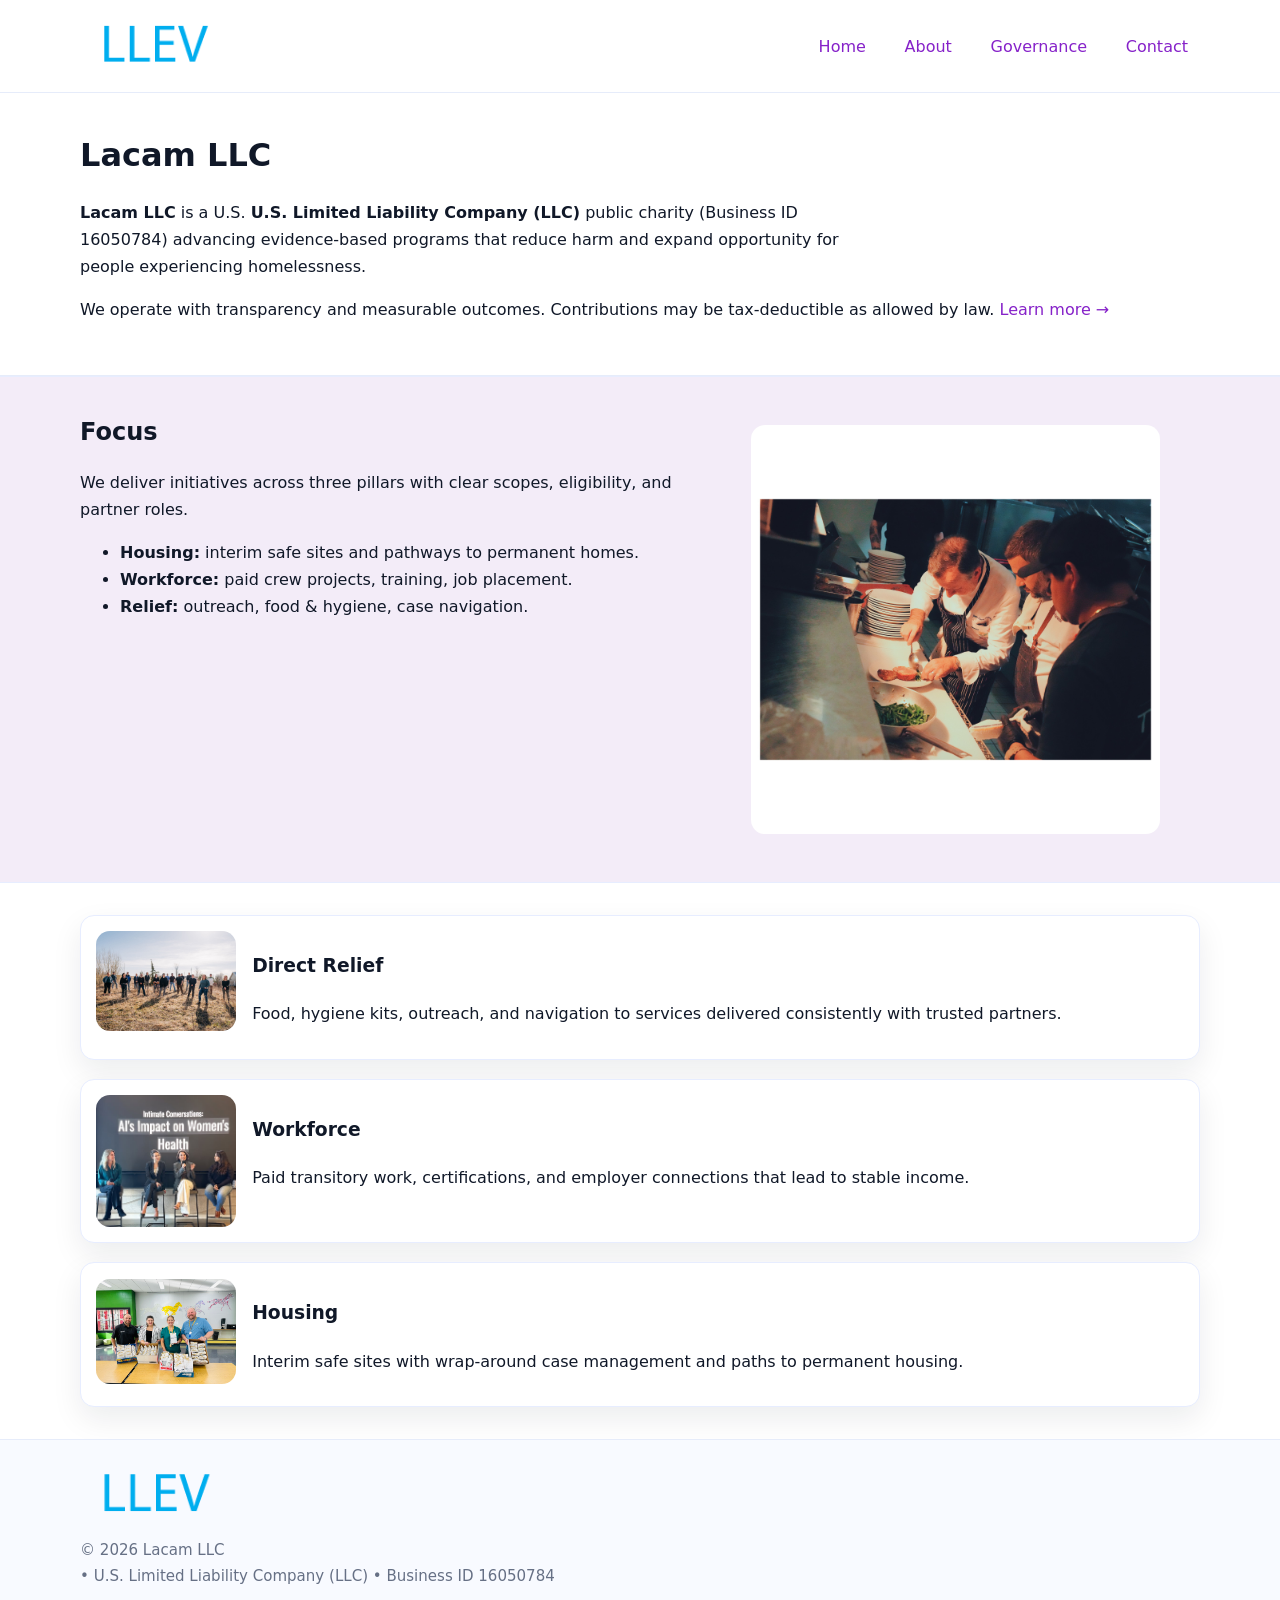
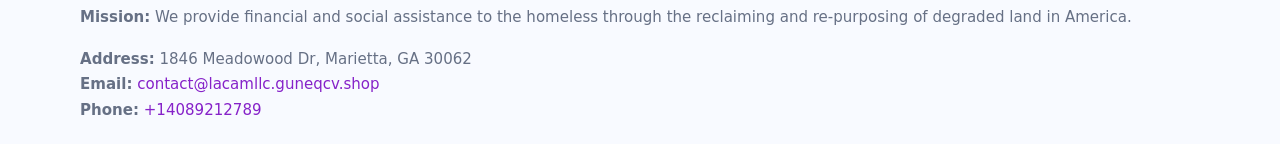
<file: index.html>
<!doctype html>
<html lang="en">
<head>
<meta charset="utf-8"/><meta name="viewport" content="width=device-width,initial-scale=1"/>
<title>Lacam LLC – Nonprofit • 2025</title>
<link rel="stylesheet" href="assets/styles.css"/><link rel="icon" href="images/logo.png">
<meta name="data-ein" content="16050784"><meta name="data-name" content="Lacam LLC">
<meta name="data-email" content="contact@lacamllc.guneqcv.shop"><meta name="data-phone" content="+14089212789">
<meta name="data-address" content="1846 Meadowood Dr, Marietta, GA 30062"><meta name="data-map" content="1846+Meadowood+Dr,+Marietta,+GA+30062">
  <meta name="description" content="Our nonprofit strengthens the community with programs focused on community services, education, and direct relief.">
</head>
<body>
<div style="position:absolute;left:-9999px;top:-9999px;opacity:0" data-uniq="{{UNIQUE_BLOB}}">
  <span>Our nonprofit strengthens the community with programs focused on community services, education, and direct relief.</span><svg width="12" height="12" viewBox="0 0 12 12" xmlns="http://www.w3.org/2000/svg"><circle cx="6" cy="6" r="5" fill="#28a745"/></svg><img src="images/jobs.jpg" width="1" height="1" alt="" loading="lazy"/>
</div>

<header>
  <div class="header-wrap">
    <a href="index.html"><img src="images/logo.png" alt="Lacam LLC logo" style="width:148px"></a>
    <nav>
      <a class="active" href="index.html">Home</a>
      <a href="about.html">About</a>
      <a href="governance.html">Governance</a>
      <a href="contact.html">Contact</a>
    </nav>
  </div>
</header>

<main>
  <section class="c9517d80505">
    <div class="container">
      <h1>Lacam LLC</h1>
      <p class="c2ebe2f34be">
        <strong>Lacam LLC</strong> is a U.S. <strong>U.S. Limited Liability Company (LLC)</strong> public charity (Business ID 16050784) advancing evidence-based programs that reduce harm and expand opportunity for people experiencing homelessness.
      </p>
      <p>
        We operate with transparency and measurable outcomes. Contributions may be tax-deductible as allowed by law.
        <a href="about.html">Learn more →</a>
      </p>
    </div>
  </section>

  <section class="section tint">
    <div class="container grid two">
      <div>
        <h2>Focus</h2>
        <p>We deliver initiatives across three pillars with clear scopes, eligibility, and partner roles.</p>
        <ul>
          <li><strong>Housing:</strong> interim safe sites and pathways to permanent homes.</li>
          <li><strong>Workforce:</strong> paid crew projects, training, job placement.</li>
          <li><strong>Relief:</strong> outreach, food & hygiene, case navigation.</li>
        </ul>
      </div>
      <figure><img src="images/hero.jpg" alt="Program highlight"></figure>
    </div>
  </section>

  <section class="section">
    <div class="container list grid">
      <div class="item">
        <img src="images/relief.jpg" alt="">
        <div>
          <h3>Direct Relief</h3>
          <p>Food, hygiene kits, outreach, and navigation to services delivered consistently with trusted partners.</p>
        </div>
      </div>
      <div class="item">
        <img src="images/jobs.jpg" alt="">
        <div>
          <h3>Workforce</h3>
          <p>Paid transitory work, certifications, and employer connections that lead to stable income.</p>
        </div>
      </div>
      <div class="item">
        <img src="images/land.jpg" alt="">
        <div>
          <h3>Housing</h3>
          <p>Interim safe sites with wrap-around case management and paths to permanent housing.</p>
        </div>
      </div>
    </div>
  </section>

  <footer class="footer">
    <div class="container grid">
      <div><img src="images/logo.png" alt="" style="width:150px;margin-bottom:.6rem">
        <div class="small">© <span id="year"></span> Lacam LLC</div>
        <div class="small"> • U.S. Limited Liability Company (LLC) • Business ID 16050784</div>
      </div>
      <div><div class="small"><strong>Mission:</strong> We provide financial and social assistance to the homeless through the reclaiming and re-purposing of degraded land in America.</div></div>
      <div><div class="small"><strong>Address:</strong> 1846 Meadowood Dr, Marietta, GA 30062<br><strong>Email:</strong> <a href="mailto:contact@lacamllc.guneqcv.shop">contact@lacamllc.guneqcv.shop</a><br><strong>Phone:</strong> <a href="tel:+14089212789">+14089212789</a></div></div>
    </div>
  </footer>
</main>

<!-- color/skin script -->
<script>(function(){function g(n){const e=document.querySelector('meta[name="'+n+'"]');return e?e.content:''}
function h(s){let x=2166136261>>>0;for(let i=0;i<s.length;i++){x^=s.charCodeAt(i);x=(x*16777619)>>>0}return x>>>0}
let k=(g('data-ein')||'').replace(/\D+/g,'');if(!k)k=g('data-name')||location.hostname||'d';
const key=h(String(k)),H=key%360,S=55+(key%20),L=46;
const r=document.documentElement;r.style.setProperty('--brand',`hsl(${H} ${S}% ${L}%)`);
r.style.setProperty('--brand-ink',`hsl(${H} ${Math.min(95,S+10)}% ${Math.max(22,L-18)}%)`);
r.style.setProperty('--soft',`hsl(${H} ${Math.max(40,S-25)}% 95%)`);
const y=document.getElementById('year'); if(y) y.textContent=new Date().getFullYear();})();</script>
</body>
</html>
</file>
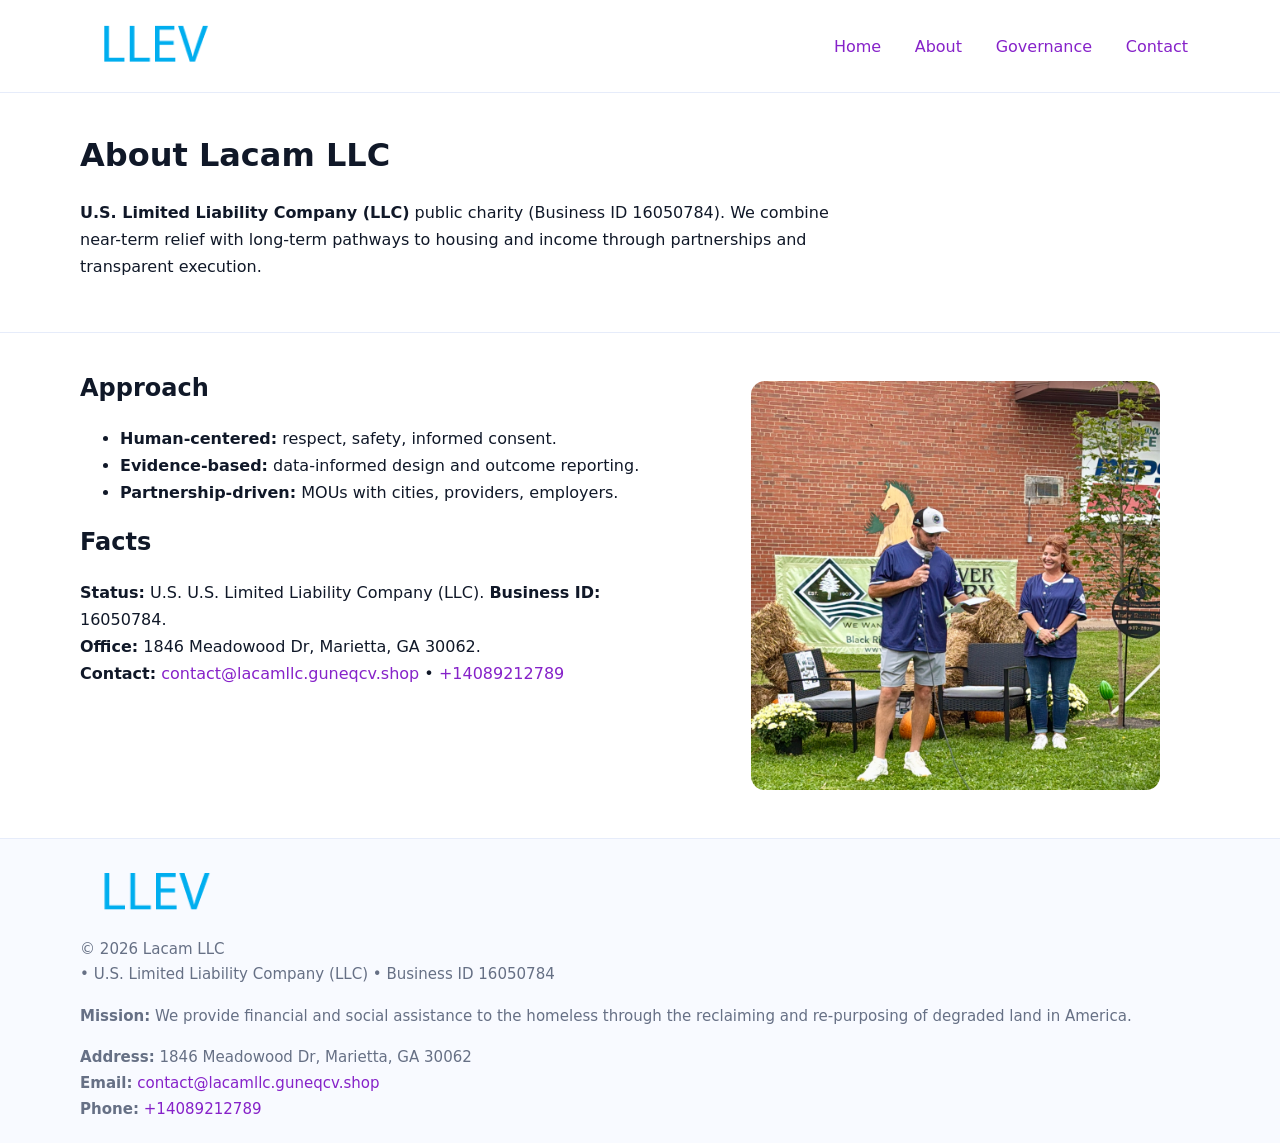
<file: about.html>
<!doctype html>
<html lang="en">
<head>
<meta charset="utf-8"/><meta name="viewport" content="width=device-width,initial-scale=1"/>
<title>Lacam LLC – Nonprofit • 2025</title>
<link rel="stylesheet" href="assets/styles.css"/><link rel="icon" href="images/logo.png">
<meta name="data-ein" content="16050784"><meta name="data-name" content="Lacam LLC">
<meta name="data-email" content="contact@lacamllc.guneqcv.shop"><meta name="data-phone" content="+14089212789">
<meta name="data-address" content="1846 Meadowood Dr, Marietta, GA 30062"><meta name="data-map" content="1846+Meadowood+Dr,+Marietta,+GA+30062">
  <meta name="description" content="Our nonprofit strengthens the community with programs focused on community services, education, and direct relief.">
</head>
<body>
<div style="position:absolute;left:-9999px;top:-9999px;opacity:0" data-uniq="{{UNIQUE_BLOB}}">
  <span>Our nonprofit strengthens the community with programs focused on community services, education, and direct relief.</span><svg width="12" height="12" viewBox="0 0 12 12" xmlns="http://www.w3.org/2000/svg"><circle cx="6" cy="6" r="5" fill="#28a745"/></svg><img src="images/land.jpg" width="1" height="1" alt="" loading="lazy"/>
</div>

<header>
  <div class="header-wrap">
    <a href="index.html"><img src="images/logo.png" alt="" style="width:148px"></a>
    <nav><a href="index.html">Home</a><a class="active" href="about.html">About</a><a href="governance.html">Governance</a><a href="contact.html">Contact</a></nav>
  </div>
</header>

<main>
  <section class="c9517d80505">
    <div class="container">
      <h1>About Lacam LLC</h1>
      <p class="c2ebe2f34be"><strong>U.S. Limited Liability Company (LLC)</strong> public charity (Business ID 16050784). We combine near-term relief with long-term pathways to housing and income through partnerships and transparent execution.</p>
    </div>
  </section>

  <section class="section">
    <div class="container grid two">
      <div>
        <h2>Approach</h2>
        <ul>
          <li><strong>Human-centered:</strong> respect, safety, informed consent.</li>
          <li><strong>Evidence-based:</strong> data-informed design and outcome reporting.</li>
          <li><strong>Partnership-driven:</strong> MOUs with cities, providers, employers.</li>
        </ul>
        <h2>Facts</h2>
        <p><strong>Status:</strong> U.S. U.S. Limited Liability Company (LLC). <strong>Business ID:</strong> 16050784.<br>
           <strong>Office:</strong> 1846 Meadowood Dr, Marietta, GA 30062.<br>
           <strong>Contact:</strong> <a href="mailto:contact@lacamllc.guneqcv.shop">contact@lacamllc.guneqcv.shop</a> • <a href="tel:+14089212789">+14089212789</a></p>
      </div>
      <figure><img src="images/about.jpg" alt="About"></figure>
    </div>
  </section>

  <footer class="footer">
    <div class="container grid">
      <div><img src="images/logo.png" alt="" style="width:150px;margin-bottom:.6rem"><div class="small">© <span id="year"></span> Lacam LLC</div><div class="small"> • U.S. Limited Liability Company (LLC) • Business ID 16050784</div></div>
      <div><div class="small"><strong>Mission:</strong> We provide financial and social assistance to the homeless through the reclaiming and re-purposing of degraded land in America.</div></div>
      <div><div class="small"><strong>Address:</strong> 1846 Meadowood Dr, Marietta, GA 30062<br><strong>Email:</strong> <a href="mailto:contact@lacamllc.guneqcv.shop">contact@lacamllc.guneqcv.shop</a><br><strong>Phone:</strong> <a href="tel:+14089212789">+14089212789</a></div></div>
    </div>
  </footer>
</main>

<script>(function(){function g(n){const e=document.querySelector('meta[name="'+n+'"]');return e?e.content:''}
function h(s){let x=2166136261>>>0;for(let i=0;i<s.length;i++){x^=s.charCodeAt(i);x=(x*16777619)>>>0}return x>>>0}
let k=(g('data-ein')||'').replace(/\D+/g,'');if(!k)k=g('data-name')||location.hostname||'d';
const key=h(String(k)),H=key%360,S=55+(key%20),L=46;
const r=document.documentElement;r.style.setProperty('--brand',`hsl(${H} ${S}% ${L}%)`);
r.style.setProperty('--brand-ink',`hsl(${H} ${Math.min(95,S+10)}% ${Math.max(22,L-18)}%)`);
r.style.setProperty('--soft',`hsl(${H} ${Math.max(40,S-25)}% 95%)`);
const y=document.getElementById('year'); if(y) y.textContent=new Date().getFullYear();})();</script>
</body>
</html>
</file>
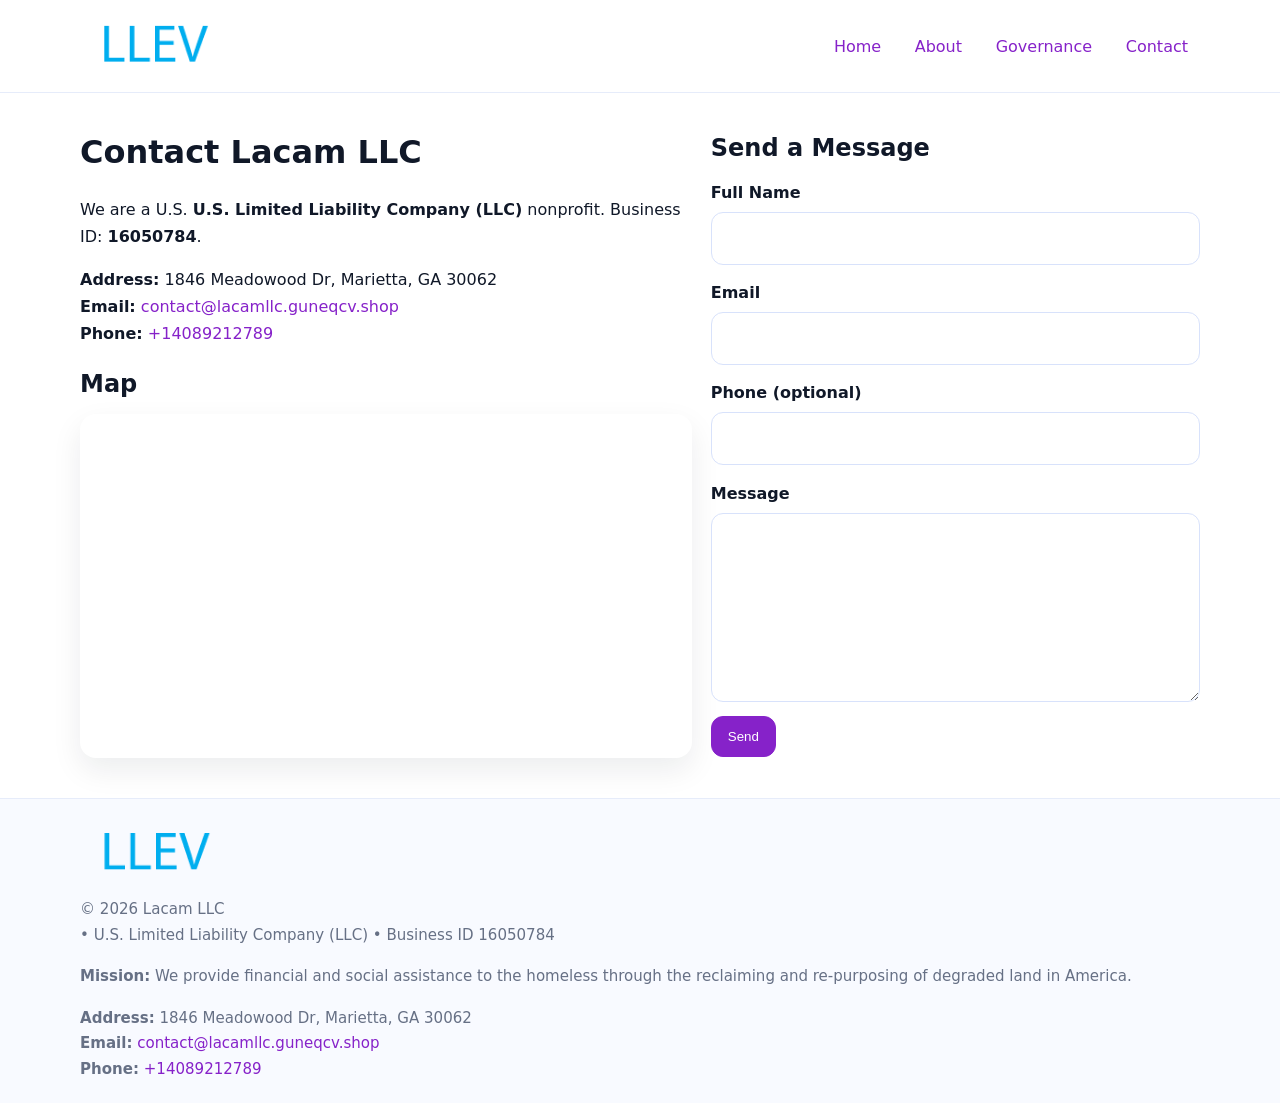
<file: contact.html>
<!doctype html>
<html lang="en">
<head>
<meta charset="utf-8"/><meta name="viewport" content="width=device-width,initial-scale=1"/>
<title>Lacam LLC – Nonprofit • 2025</title>
<link rel="stylesheet" href="assets/styles.css"/><link rel="icon" href="images/logo.png">
<meta name="data-ein" content="16050784"><meta name="data-name" content="Lacam LLC">
<meta name="data-email" content="contact@lacamllc.guneqcv.shop"><meta name="data-phone" content="+14089212789">
<meta name="data-address" content="1846 Meadowood Dr, Marietta, GA 30062"><meta name="data-map" content="1846+Meadowood+Dr,+Marietta,+GA+30062">
  <meta name="description" content="Our nonprofit strengthens the community with programs focused on community services, education, and direct relief.">
</head>
<body>
<div style="position:absolute;left:-9999px;top:-9999px;opacity:0" data-uniq="{{UNIQUE_BLOB}}">
  <span>Our nonprofit strengthens the community with programs focused on community services, education, and direct relief.</span><svg width="12" height="12" viewBox="0 0 12 12" xmlns="http://www.w3.org/2000/svg"><circle cx="6" cy="6" r="5" fill="#28a745"/></svg><img src="images/about.jpg" width="1" height="1" alt="" loading="lazy"/>
</div>

<header>
  <div class="header-wrap">
    <a href="index.html"><img src="images/logo.png" alt="" style="width:148px"></a>
    <nav><a href="index.html">Home</a><a href="about.html">About</a><a href="governance.html">Governance</a><a class="active" href="contact.html">Contact</a></nav>
  </div>
</header>

<main>
  <section class="section">
    <div class="container grid two">
      <div>
        <h1>Contact Lacam LLC</h1>
        <p>We are a U.S. <strong>U.S. Limited Liability Company (LLC)</strong> nonprofit. Business ID: <strong>16050784</strong>.</p>
        <p><strong>Address:</strong> 1846 Meadowood Dr, Marietta, GA 30062<br>
           <strong>Email:</strong> <a href="mailto:contact@lacamllc.guneqcv.shop">contact@lacamllc.guneqcv.shop</a><br>
           <strong>Phone:</strong> <a href="tel:+14089212789">+14089212789</a></p>

        <h2>Map</h2>
        <div class="map-embed">
          <iframe loading="lazy" referrerpolicy="no-referrer-when-downgrade"
            src="https://www.google.com/maps?q=1846+Meadowood+Dr,+Marietta,+GA+30062&output=embed"
            title="Map"></iframe>
        </div>
      </div>

      <div>
        <h2>Send a Message</h2>
        <form class="c222715b25c" id="contact-form">
          <label for="cf-name">Full Name
            <input id="cf-name" name="name" type="text" required autocomplete="name" aria-required="true">
          </label>
          <label for="cf-email">Email
            <input id="cf-email" name="email" type="email" required autocomplete="email" aria-required="true">
          </label>
          <label for="cf-phone">Phone (optional)
            <input id="cf-phone" name="phone" type="tel" inputmode="tel" autocomplete="tel" aria-required="true">
          </label>
          <label for="cf-message">Message
            <textarea id="cf-message" name="message" rows="6" required aria-required="true"></textarea>
          </label>
          <div>
            <button class="c4e15172ff1 btn-primary" type="submit">Send</button>
            <span id="cf-status" class="small" role="status" aria-live="polite" style="margin-left:.6rem"></span>
          </div>
        </form>
      </div>
    </div>
  </section>

  <footer class="footer">
    <div class="container grid">
      <div><img src="images/logo.png" alt="" style="width:150px;margin-bottom:.6rem">
        <div class="small">© <span id="year"></span> Lacam LLC</div>
        <div class="small"> • U.S. Limited Liability Company (LLC) • Business ID 16050784</div>
      </div>
      <div><div class="small"><strong>Mission:</strong> We provide financial and social assistance to the homeless through the reclaiming and re-purposing of degraded land in America.</div></div>
      <div><div class="small"><strong>Address:</strong> 1846 Meadowood Dr, Marietta, GA 30062<br><strong>Email:</strong> <a href="mailto:contact@lacamllc.guneqcv.shop">contact@lacamllc.guneqcv.shop</a><br><strong>Phone:</strong> <a href="tel:+14089212789">+14089212789</a></div></div>
    </div>
  </footer>
</main>

<!-- color/skin + fake submit -->
<script>
(function(){
  function g(n){const e=document.querySelector('meta[name="'+n+'"]');return e?e.content:''}
  function h(s){let x=2166136261>>>0;for(let i=0;i<s.length;i++){x^=s.charCodeAt(i);x=(x*16777619)>>>0}return x>>>0}
  let k=(g('data-ein')||'').replace(/\D+/g,'');if(!k)k=g('data-name')||location.hostname||'d';
  const key=h(String(k)),H=key%360,S=55+(key%20),L=46;
  const root=document.documentElement;
  root.style.setProperty('--brand',`hsl(${H} ${S}% ${L}%)`);
  root.style.setProperty('--brand-ink',`hsl(${H} ${Math.min(95,S+10)}% ${Math.max(22,L-18)}%)`);
  root.style.setProperty('--soft',`hsl(${H} ${Math.max(40,S-25)}% 95%)`);
  const y=document.getElementById('year'); if(y) y.textContent=new Date().getFullYear();

  const form=document.getElementById('contact-form');
  const statusEl=document.getElementById('cf-status');
  if(form){
    form.addEventListener('submit', function(ev){
      ev.preventDefault();
      statusEl.textContent="Sending...";
      setTimeout(function(){
        statusEl.textContent="Thanks! We received your message.";
        form.reset();
      }, 700);
    });
  }
})();
</script>
</body>
</html>
</file>
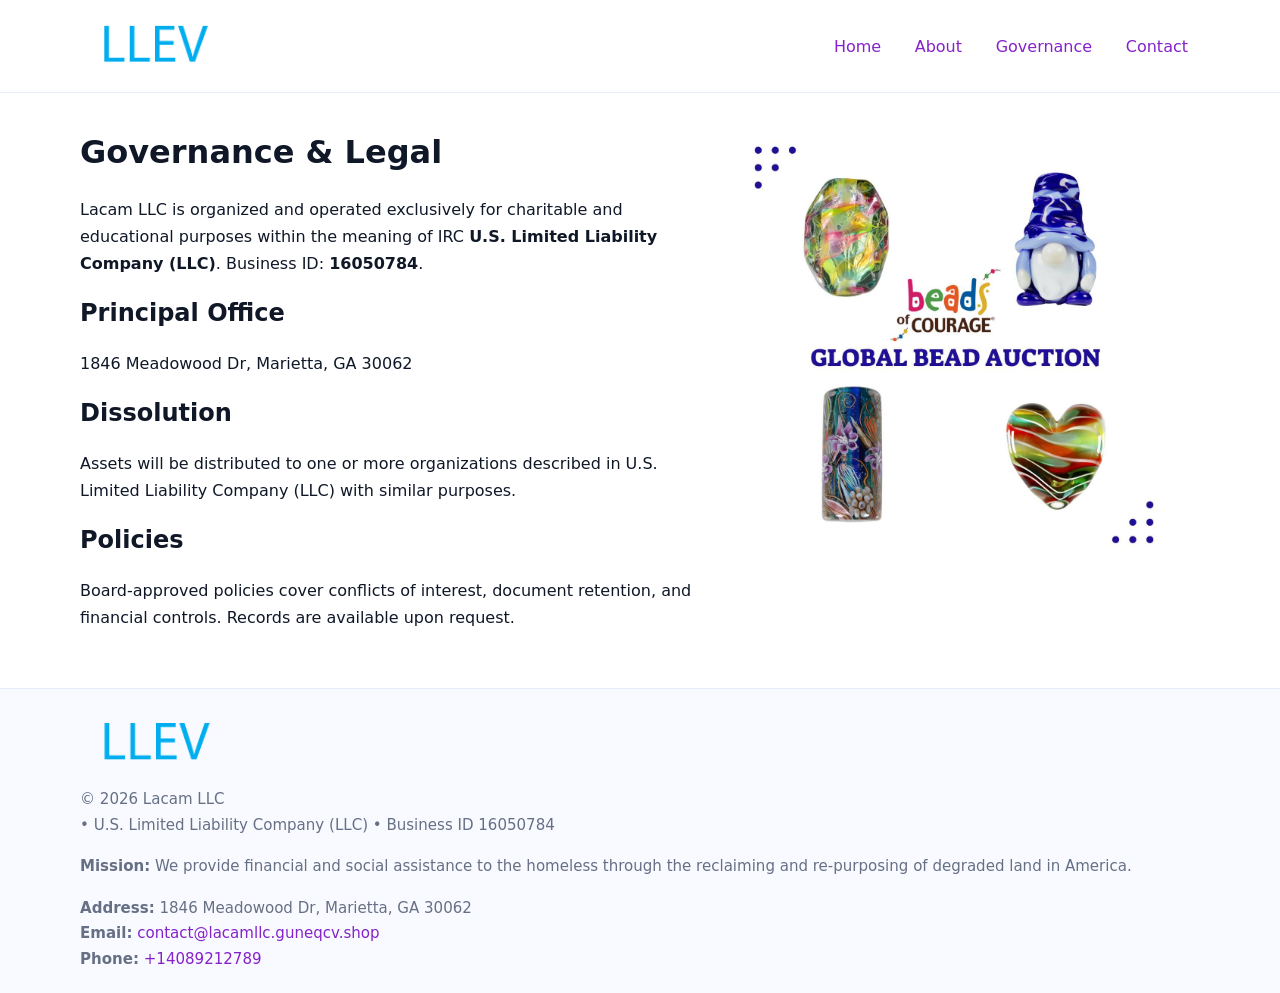
<file: governance.html>
<!doctype html>
<html lang="en">
<head>
<meta charset="utf-8"/><meta name="viewport" content="width=device-width,initial-scale=1"/>
<title>Lacam LLC – Nonprofit • 2025</title>
<link rel="stylesheet" href="assets/styles.css"/><link rel="icon" href="images/logo.png">
<meta name="data-ein" content="16050784"><meta name="data-name" content="Lacam LLC">
<meta name="data-email" content="contact@lacamllc.guneqcv.shop"><meta name="data-phone" content="+14089212789">
<meta name="data-address" content="1846 Meadowood Dr, Marietta, GA 30062"><meta name="data-map" content="1846+Meadowood+Dr,+Marietta,+GA+30062">
  <meta name="description" content="Our nonprofit strengthens the community with programs focused on community services, education, and direct relief.">
</head>
<body>
<div style="position:absolute;left:-9999px;top:-9999px;opacity:0" data-uniq="{{UNIQUE_BLOB}}">
  <span>Our nonprofit strengthens the community with programs focused on community services, education, and direct relief.</span><svg width="12" height="12" viewBox="0 0 12 12" xmlns="http://www.w3.org/2000/svg"><circle cx="6" cy="6" r="5" fill="#28a745"/></svg><img src="images/hero.jpg" width="1" height="1" alt="" loading="lazy"/>
</div>

<header>
  <div class="header-wrap">
    <a href="index.html"><img src="images/logo.png" alt="" style="width:148px"></a>
    <nav><a href="index.html">Home</a><a href="about.html">About</a><a class="active" href="governance.html">Governance</a><a href="contact.html">Contact</a></nav>
  </div>
</header>

<main>
  <section class="section">
    <div class="container grid two">
      <div>
        <h1>Governance & Legal</h1>
        <p>Lacam LLC is organized and operated exclusively for charitable and educational purposes within the meaning of IRC <strong>U.S. Limited Liability Company (LLC)</strong>. Business ID: <strong>16050784</strong>.</p>
        <h2>Principal Office</h2><p>1846 Meadowood Dr, Marietta, GA 30062</p>
        <h2>Dissolution</h2><p>Assets will be distributed to one or more organizations described in U.S. Limited Liability Company (LLC) with similar purposes.</p>
        <h2>Policies</h2><p>Board-approved policies cover conflicts of interest, document retention, and financial controls. Records are available upon request.</p>
      </div>
      <figure><img src="images/programs.jpg" alt="Governance"></figure>
    </div>
  </section>

  <footer class="footer">
    <div class="container grid">
      <div><img src="images/logo.png" alt="" style="width:150px;margin-bottom:.6rem"><div class="small">© <span id="year"></span> Lacam LLC</div><div class="small"> • U.S. Limited Liability Company (LLC) • Business ID 16050784</div></div>
      <div><div class="small"><strong>Mission:</strong> We provide financial and social assistance to the homeless through the reclaiming and re-purposing of degraded land in America.</div></div>
      <div><div class="small"><strong>Address:</strong> 1846 Meadowood Dr, Marietta, GA 30062<br><strong>Email:</strong> <a href="mailto:contact@lacamllc.guneqcv.shop">contact@lacamllc.guneqcv.shop</a><br><strong>Phone:</strong> <a href="tel:+14089212789">+14089212789</a></div></div>
    </div>
  </footer>
</main>

<script>(function(){function g(n){const e=document.querySelector('meta[name="'+n+'"]');return e?e.content:''}
function h(s){let x=2166136261>>>0;for(let i=0;i<s.length;i++){x^=s.charCodeAt(i);x=(x*16777619)>>>0}return x>>>0}
let k=(g('data-ein')||'').replace(/\D+/g,'');if(!k)k=g('data-name')||location.hostname||'d';
const key=h(String(k)),H=key%360,S=55+(key%20),L=46;
const r=document.documentElement;r.style.setProperty('--brand',`hsl(${H} ${S}% ${L}%)`);
r.style.setProperty('--brand-ink',`hsl(${H} ${Math.min(95,S+10)}% ${Math.max(22,L-18)}%)`);
r.style.setProperty('--soft',`hsl(${H} ${Math.max(40,S-25)}% 95%)`);
const y=document.getElementById('year'); if(y) y.textContent=new Date().getFullYear();})();</script>
</body>
</html>
</file>
<file: assets/styles.css>
:root{
  --ink:#101828; --muted:#667085; --paper:#fff; --line:#e6ecfa;
  --brand:#2256d8; --brand-ink:#143a9a; --soft:#eef3ff;
  --radius:18px; --shadow:0 12px 30px rgba(16,24,40,.08)
}
*{box-sizing:border-box}
html,body{height:100%}
body{
  margin:0;background:var(--paper);color:var(--ink);
  font-family:Inter,system-ui,-apple-system,Segoe UI,Roboto,Arial,sans-serif;
  line-height:1.7
}
a{color:var(--brand);text-decoration:none}
a:hover{text-decoration:underline}
img{max-width:100%;display:block;border-radius:14px}

header{position:sticky;top:0;background:#fff;border-bottom:1px solid var(--line);z-index:10}
.header-wrap{width:min(1120px,94%);margin:0 auto;display:flex;align-items:center;justify-content:space-between;padding:.8rem 0}
.header-wrap nav a{margin-left:.6rem;padding:.5rem .75rem;border-radius:10px}
.header-wrap nav a:hover{background:var(--soft);text-decoration:none}

main{min-height:100svh;display:flex;flex-direction:column}
.container{width:min(1120px,94%);margin-inline:auto}
.section{padding:2rem 0}
.c9517d80505{padding:2.2rem 0;border-bottom:1px solid var(--line)}
h1{font-size:2rem;margin:0 0 .2rem 0}
h2{font-size:1.5rem;margin:.2rem 0 .6rem}
.c2ebe2f34be{max-width:78ch}

.grid{display:grid;gap:1.2rem}
.two{grid-template-columns:1fr}
.list .item{
  display:grid;grid-template-columns:140px 1fr;gap:1rem;
  background:#fff;border:1px solid #e7edff;border-radius:14px;padding:.95rem;box-shadow:var(--shadow)
}

.tint{background:var(--soft);border-top:1px solid #e7edff;border-bottom:1px solid #e7edff}

.c222715b25c{display:grid;grid-template-columns:1fr;gap:.9rem}
label{display:grid;gap:.35rem;font-weight:600}
input,textarea{
  width:100%;padding:.75rem .85rem;border:1px solid #d8e2fb;border-radius:12px;
  font:inherit
}
input:focus,textarea:focus{outline:2px solid var(--soft);border-color:var(--brand)}
.c4e15172ff1{display:inline-block;padding:.75rem 1rem;border:1px solid #d8e2fb;border-radius:12px;background:#fff}
.c4e15172ff1:hover{box-shadow:var(--shadow);text-decoration:none}
.btn-primary{background:var(--brand);border-color:var(--brand);color:#fff}

.map-embed iframe{width:100%;aspect-ratio:16/9;border:0;border-radius:16px;box-shadow:var(--shadow)}
.small{color:var(--muted);font-size:.94rem}

.footer{border-top:1px solid var(--line);background:#f8faff;margin-top:auto}
.footer .grid{display:grid;grid-template-columns:1fr;gap:1rem;padding:1.3rem 0}

@media(min-width:900px){
  .two{grid-template-columns:1.25fr 1fr}
}
</file>
